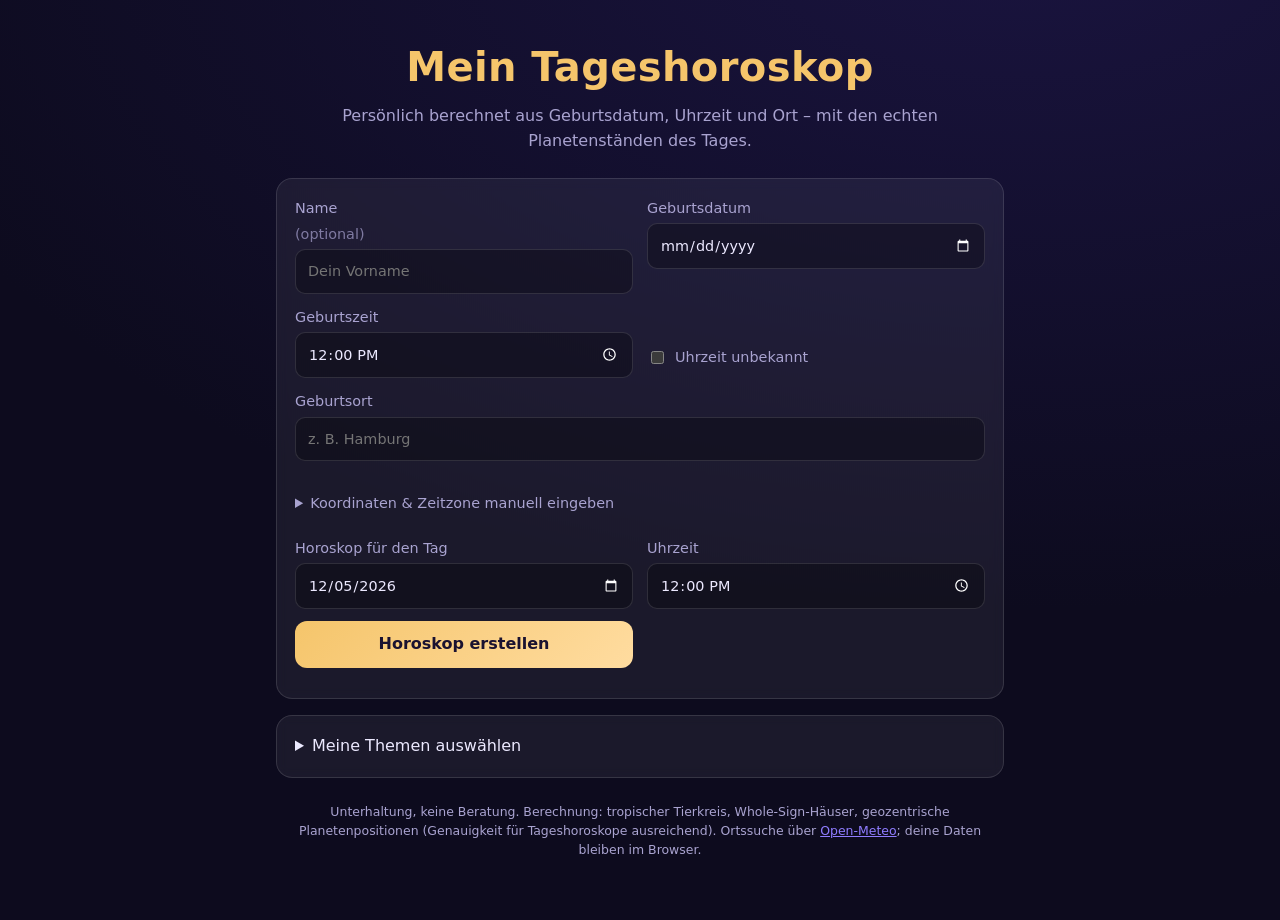
<file: index.html>
<!doctype html>
<html lang="de">
<head>
  <meta charset="utf-8">
  <meta name="viewport" content="width=device-width, initial-scale=1">
  <meta name="color-scheme" content="dark">
  <title>Mein Tageshoroskop</title>
  <link rel="stylesheet" href="css/style.css">
</head>
<body>
  <main>
    <header class="hero">
      <h1>Mein Tageshoroskop</h1>
      <p>Persönlich berechnet aus Geburtsdatum, Uhrzeit und Ort – mit den echten Planetenständen des Tages.</p>
    </header>

    <form id="form" class="card" autocomplete="off">
      <div class="grid">
        <label>Name <span class="opt">(optional)</span>
          <input id="name" type="text" placeholder="Dein Vorname">
        </label>
        <label>Geburtsdatum
          <input id="date" type="date" required min="1900-01-01">
        </label>
        <label>Geburtszeit
          <input id="time" type="time" value="12:00">
        </label>
        <label class="check"><input id="unknownTime" type="checkbox"> Uhrzeit unbekannt</label>
        <label class="wide">Geburtsort
          <div class="place">
            <input id="place" type="text" placeholder="z. B. Hamburg" required>
            <ul id="suggestions" class="suggestions" hidden></ul>
          </div>
          <span id="placeInfo" class="hint"></span>
        </label>
      </div>

      <details class="advanced">
        <summary>Koordinaten &amp; Zeitzone manuell eingeben</summary>
        <div class="grid">
          <label>Breitengrad (N+)<input id="lat" type="number" step="any" min="-90" max="90"></label>
          <label>Längengrad (O+)<input id="lon" type="number" step="any" min="-180" max="180"></label>
          <label class="wide">Zeitzone (IANA)<input id="tz" type="text" placeholder="Europe/Berlin"></label>
        </div>
      </details>

      <div class="grid">
        <label>Horoskop für den Tag
          <input id="forDate" type="date">
        </label>
        <label>Uhrzeit
          <input id="forTime" type="time" value="12:00">
        </label>
        <button type="submit" class="primary">Horoskop erstellen</button>
      </div>
      <p id="error" class="error" role="alert" hidden></p>
    </form>

    <details class="card themen-setup" id="themenSetup">
      <summary>Meine Themen auswählen</summary>
      <p class="hint">Unter dem Tagestext erscheint dann eine Zeile zu jedem Thema. Die Auswahl bleibt in deinem Browser.</p>
      <label class="check"><input id="thKi" type="checkbox"> KI (Bezugsdatum: Start von ChatGPT, 30.11.2022)</label>
      <label class="check"><input id="thKind" type="checkbox"> Mein Kind</label>
      <div class="grid">
        <label>Name<input id="thKindName" type="text" placeholder="Vorname"></label>
        <label>Geburtstag<input id="thKindDate" type="date"></label>
      </div>
    </details>

    <section id="result" hidden>
      <article class="card day">
        <p class="eyebrow" id="dayLabel"></p>
        <h2 id="headline"></h2>
        <div id="story" class="story"></div>
        <p id="moonLine" class="moon"></p>
        <p id="notes" class="notes"></p>
        <p class="advice"><strong>Rat des Tages:</strong> <span id="advice"></span></p>
      </article>

      <article id="themenCard" class="card" hidden>
        <h3>Meine Themen</h3>
        <ul id="themenLines" class="profile"></ul>
        <p id="themenNote" class="hint"></p>
      </article>

      <div id="areas" class="areas"></div>

      <details class="card expert">
        <summary>Fachliche Grundlagen (Aspekte, Rad, Astro-Begriffe)</summary>
        <p id="overview" class="overview"></p>
        <p id="intro"></p>
        <h3>Die wichtigsten Konstellationen</h3>
        <ul id="aspects" class="aspects"></ul>
        <h3>Dein Himmel zur gewählten Zeit</h3>
        <div id="wheel" class="wheel"></div>
        <p class="hint">Innen: Geburtshoroskop · Außen (farbig): Planeten zur gewählten Zeit.</p>
      </details>

      <article class="card">
        <h3>Dein Geburtshoroskop</h3>
        <ul id="profile" class="profile"></ul>
        <h4>Grundspannungen deines Horoskops</h4>
        <ul id="natalAspects" class="aspects"></ul>
        <table id="planetTable" class="planets"></table>
      </article>
    </section>

    <footer>
      <p>Unterhaltung, keine Beratung. Berechnung: tropischer Tierkreis, Whole-Sign-Häuser, geozentrische Planetenpositionen (Genauigkeit für Tageshoroskope ausreichend).
        Ortssuche über <a href="https://open-meteo.com/en/docs/geocoding-api" target="_blank" rel="noopener">Open-Meteo</a>; deine Daten bleiben im Browser.</p>
    </footer>
  </main>

  <script src="js/astro.js"></script>
  <script src="js/themes.js"></script>
  <script src="js/feinheit.js"></script>
  <script src="js/verflechtung.js"></script>
  <script src="js/fragen.js"></script>
  <script src="js/themen.js"></script>
  <script src="js/interpret.js"></script>
  <script src="js/app.js"></script>
</body>
</html>
</file>
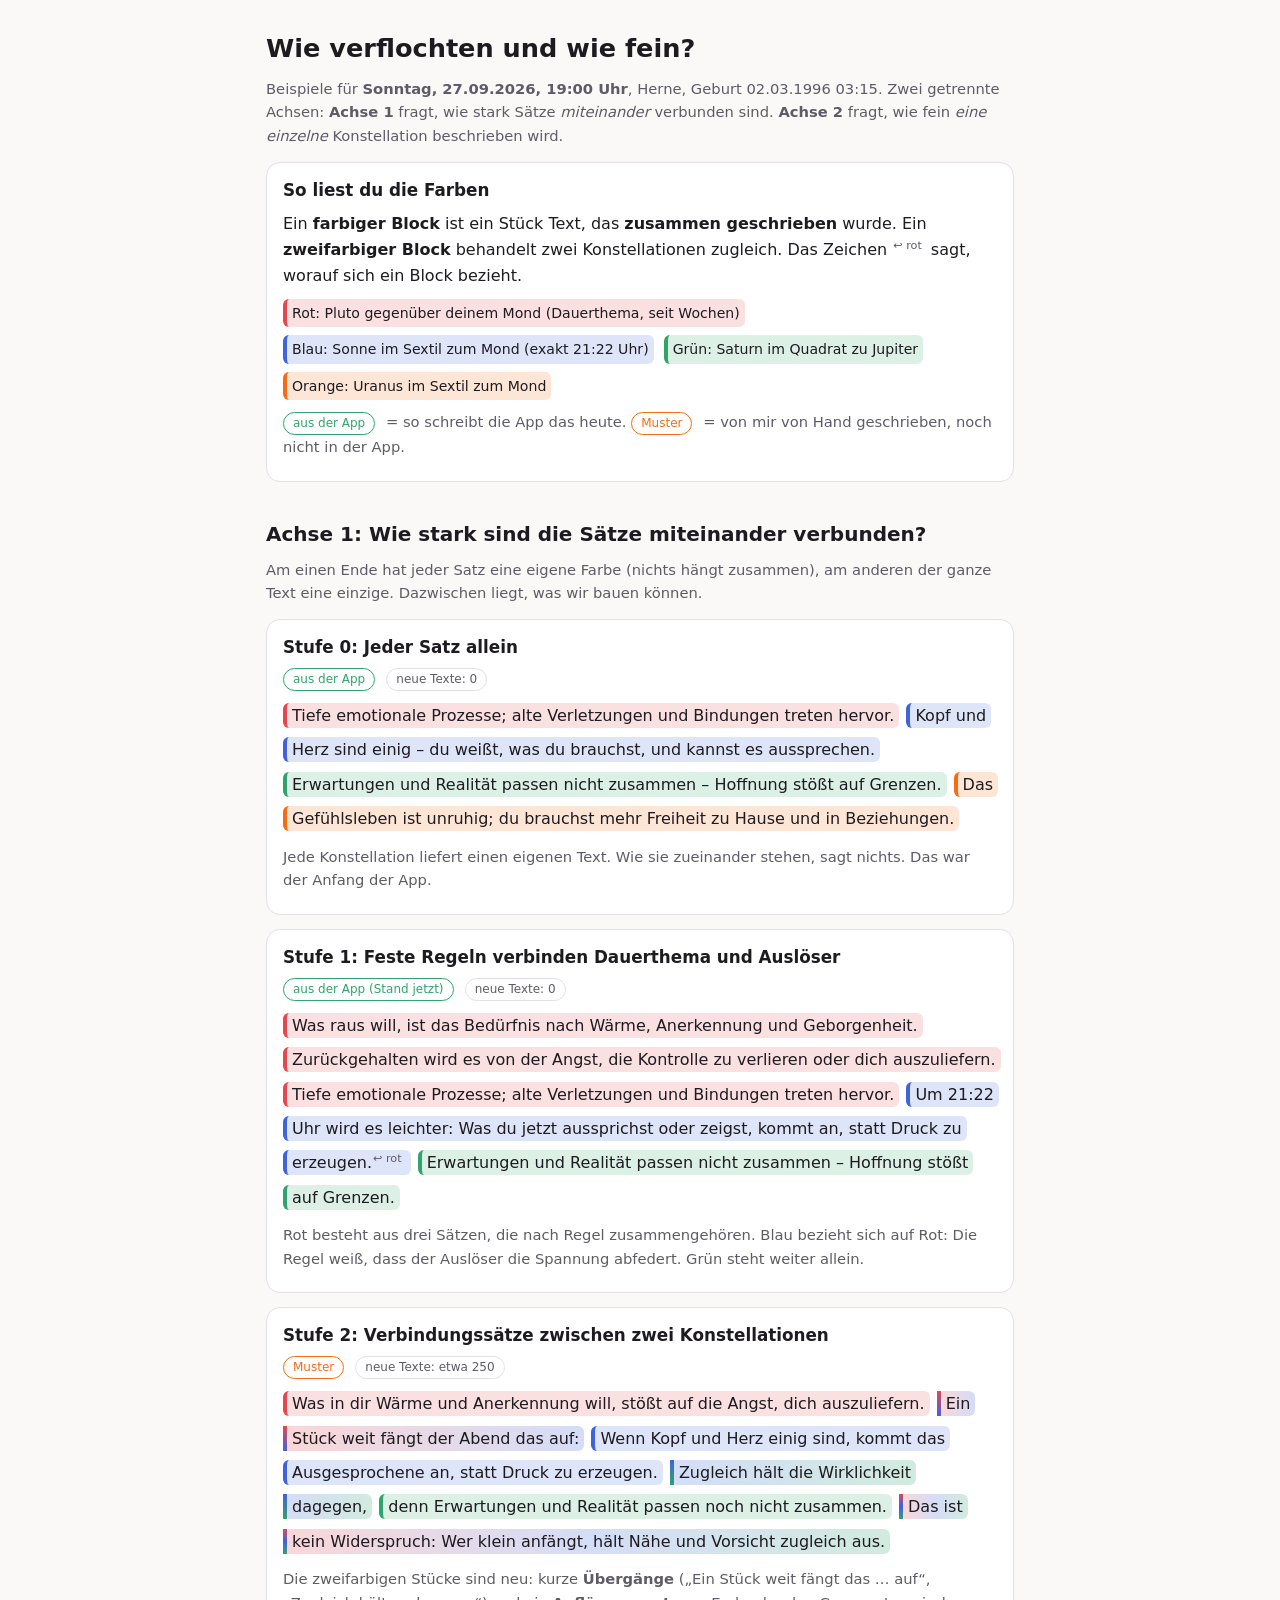
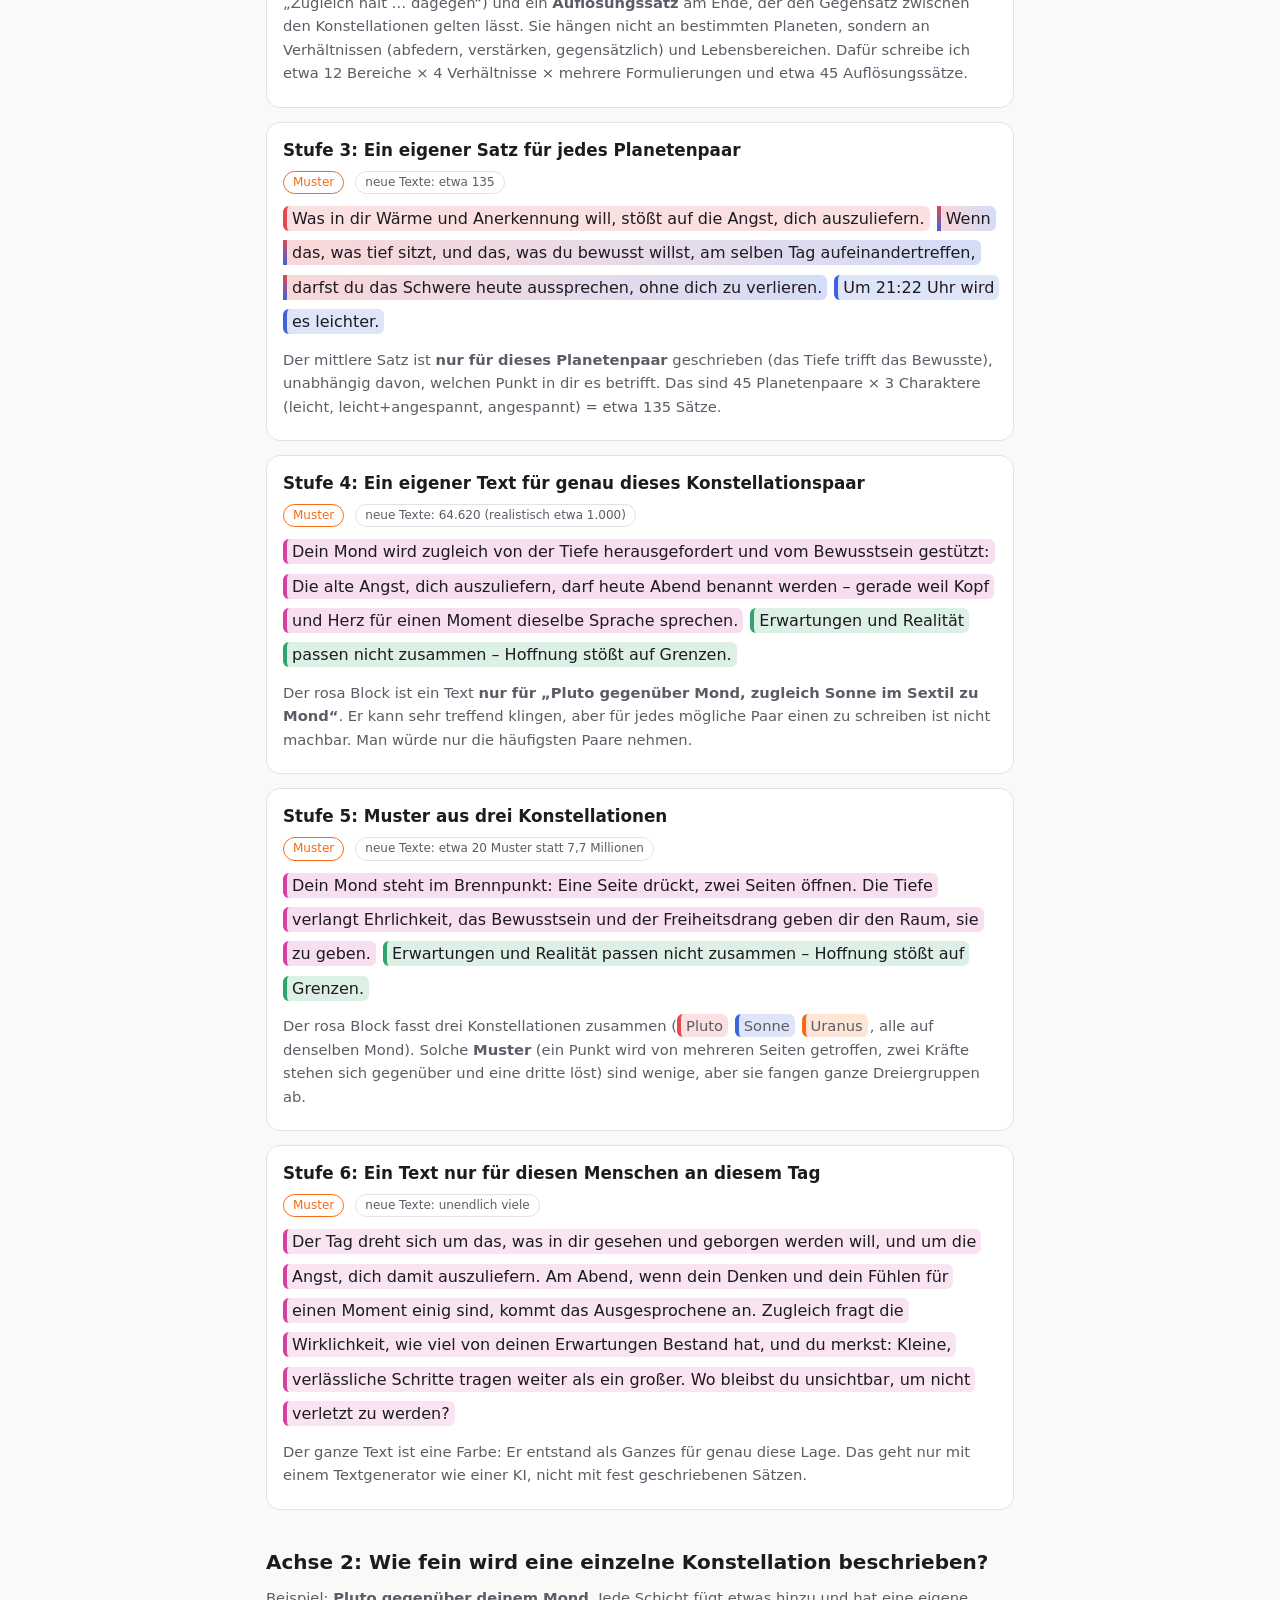
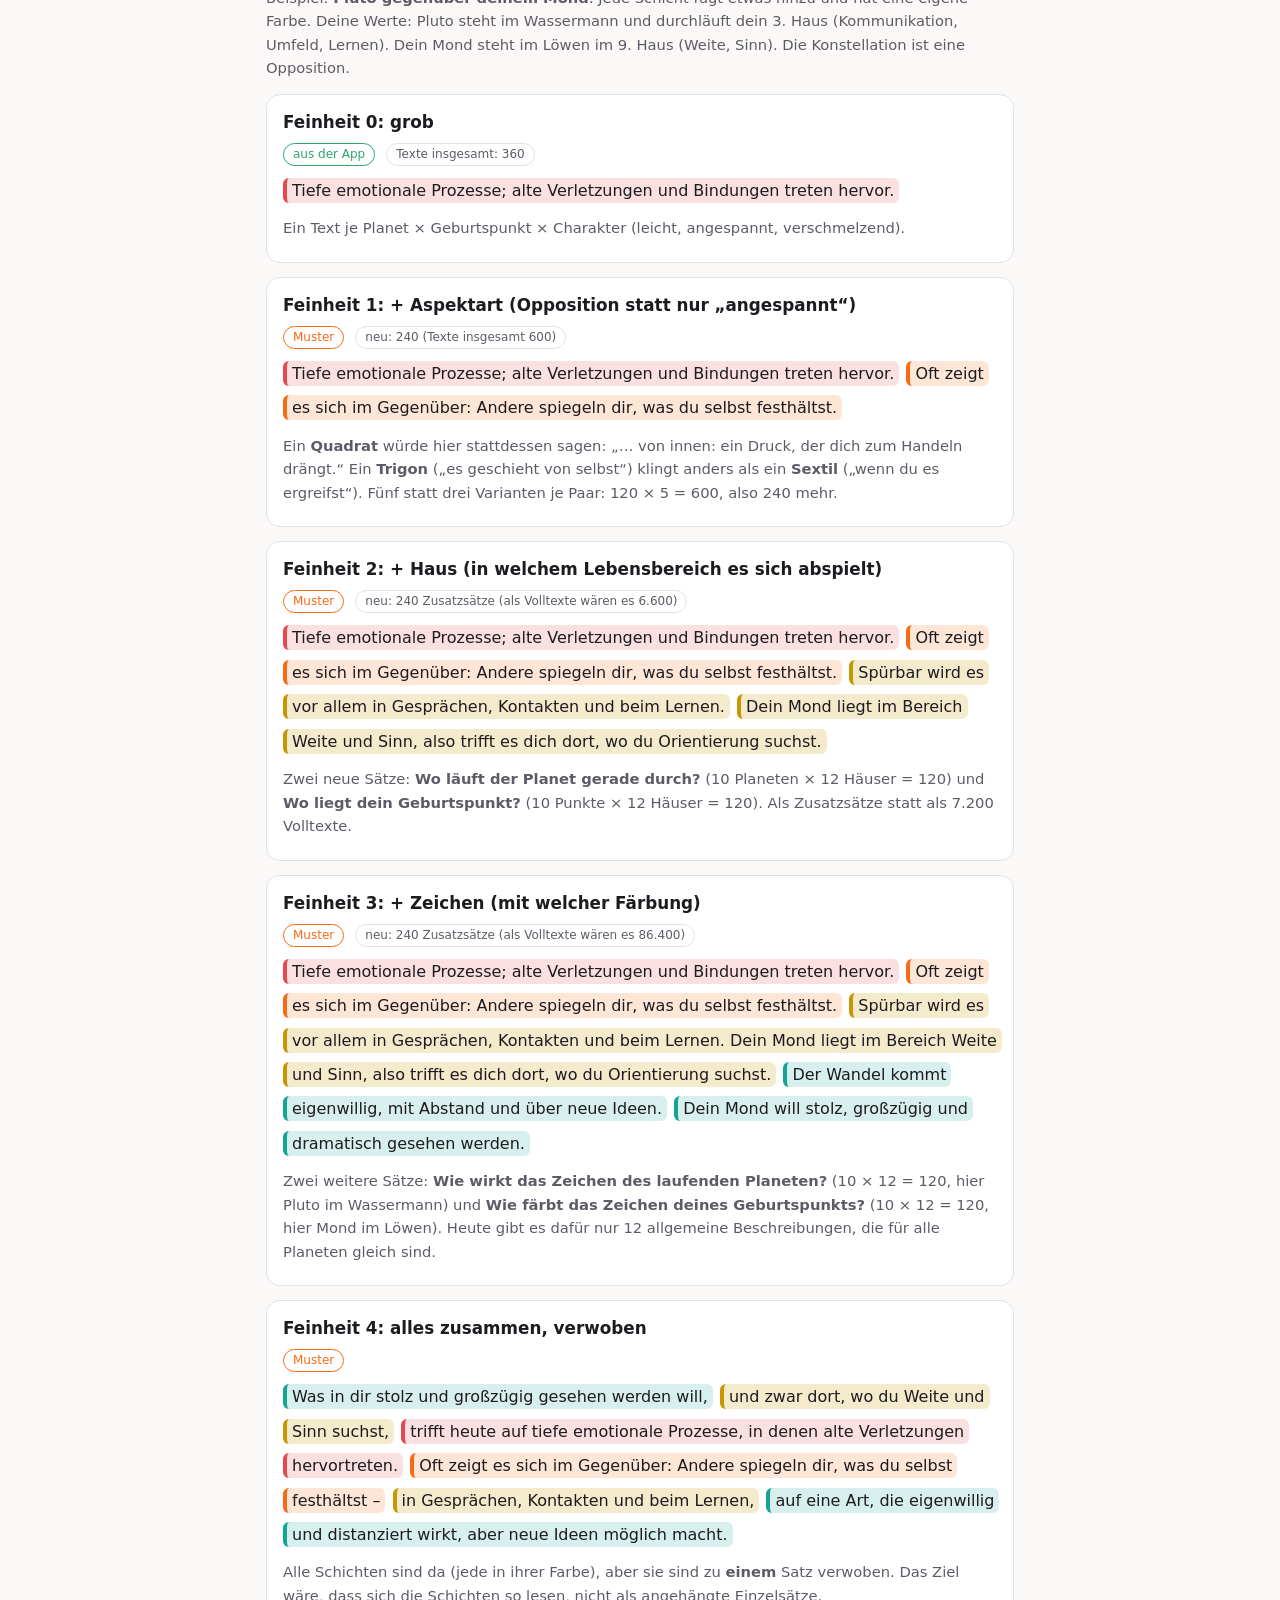
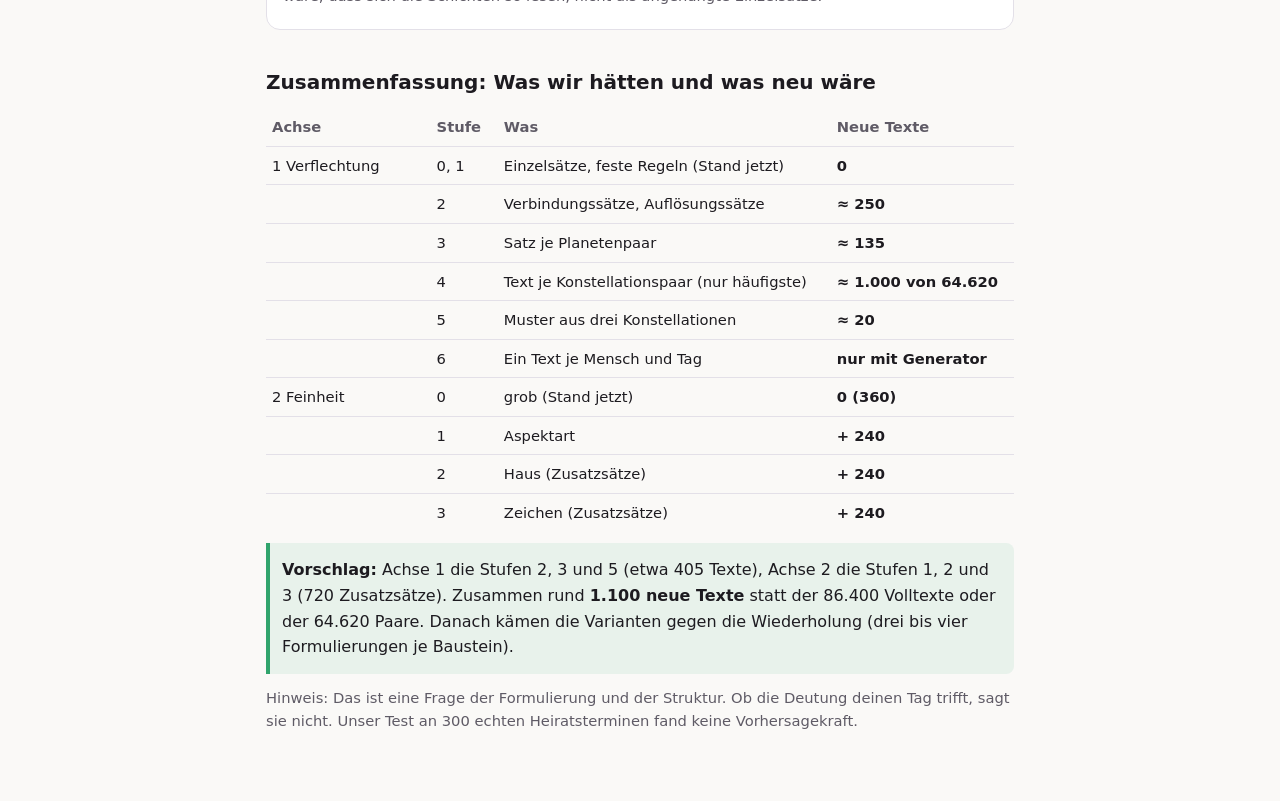
<file: docs/kombinationsstufen.html>
<!doctype html>
<html lang="de">
<head>
<meta charset="utf-8">
<meta name="viewport" content="width=device-width, initial-scale=1">
<title>Stufen der Verflechtung und Feinheit</title>
<style>
  :root {
    color-scheme: light dark;
    --bg: #faf9f7; --fg: #1d1b20; --muted: #5f5b66; --card: #ffffff; --line: #e3e0e8;
    --rot: 229 72 77; --blau: 62 99 221; --gruen: 48 164 108; --orange: 247 107 21; --lila: 142 78 198; --tuerkis: 18 165 148; --rosa: 214 64 159; --gelb: 200 150 0;
  }
  @media (prefers-color-scheme: dark) {
    :root { --bg: #131217; --fg: #ece9f2; --muted: #a9a4b5; --card: #1c1a22; --line: #34303d;
      --rot: 255 110 115; --blau: 122 150 255; --gruen: 82 205 148; --orange: 255 146 78; --lila: 190 130 245; --tuerkis: 64 210 190; --rosa: 255 120 200; --gelb: 240 200 60; }
  }
  * { box-sizing: border-box; }
  body { margin: 0; background: var(--bg); color: var(--fg); font: 16px/1.6 system-ui, -apple-system, "Segoe UI", Roboto, sans-serif; }
  main { max-width: 780px; margin: 0 auto; padding: 20px 16px 60px; }
  h1 { font-size: 1.6rem; margin: 8px 0 4px; }
  h2 { font-size: 1.25rem; margin: 36px 0 8px; }
  h3 { font-size: 1.05rem; margin: 0 0 4px; }
  p { margin: 8px 0; }
  .muted { color: var(--muted); font-size: .92rem; }
  .card { background: var(--card); border: 1px solid var(--line); border-radius: 14px; padding: 14px 16px; margin: 14px 0; }
  .tag { display: inline-block; font-size: .75rem; padding: 1px 9px; border-radius: 999px; border: 1px solid var(--line); color: var(--muted); margin-right: 6px; }
  .tag.echt { border-color: rgb(var(--gruen)); color: rgb(var(--gruen)); }
  .tag.muster { border-color: rgb(var(--orange)); color: rgb(var(--orange)); }
  .text { line-height: 2.15; }
  .b { padding: 3px 5px; border-radius: 6px; border-left: 4px solid; margin-right: 2px; box-decoration-break: clone; -webkit-box-decoration-break: clone; }
  .rot { background: rgb(var(--rot) / .17); border-color: rgb(var(--rot)); }
  .blau { background: rgb(var(--blau) / .17); border-color: rgb(var(--blau)); }
  .gruen { background: rgb(var(--gruen) / .17); border-color: rgb(var(--gruen)); }
  .orange { background: rgb(var(--orange) / .17); border-color: rgb(var(--orange)); }
  .lila { background: rgb(var(--lila) / .17); border-color: rgb(var(--lila)); }
  .tuerkis { background: rgb(var(--tuerkis) / .17); border-color: rgb(var(--tuerkis)); }
  .rosa { background: rgb(var(--rosa) / .17); border-color: rgb(var(--rosa)); }
  .gelb { background: rgb(var(--gelb) / .2); border-color: rgb(var(--gelb)); }
  .rotblau { background: linear-gradient(90deg, rgb(var(--rot) / .22), rgb(var(--blau) / .22)); border-image: linear-gradient(180deg, rgb(var(--rot)), rgb(var(--blau))) 1; border-left: 4px solid; }
  .blaugruen { background: linear-gradient(90deg, rgb(var(--blau) / .22), rgb(var(--gruen) / .22)); border-image: linear-gradient(180deg, rgb(var(--blau)), rgb(var(--gruen))) 1; border-left: 4px solid; }
  .rotblaugruen { background: linear-gradient(90deg, rgb(var(--rot) / .22), rgb(var(--blau) / .22), rgb(var(--gruen) / .22)); border-image: linear-gradient(180deg, rgb(var(--rot)), rgb(var(--blau)), rgb(var(--gruen))) 1; border-left: 4px solid; }
  .alles { background: rgb(var(--rosa) / .14); border-color: rgb(var(--rosa)); }
  sup.ref { font-size: .7rem; color: var(--muted); margin: 0 4px 0 1px; }
  .key { display: flex; flex-wrap: wrap; gap: 8px; margin: 10px 0; }
  .key span { font-size: .88rem; }
  table { width: 100%; border-collapse: collapse; font-size: .92rem; margin: 10px 0; }
  th, td { text-align: left; padding: 7px 6px; border-top: 1px solid var(--line); vertical-align: top; }
  th { color: var(--muted); font-weight: 600; border-top: 0; }
  .neu { font-weight: 600; min-width: 5.5em; }
  table { table-layout: auto; word-break: break-word; }
  th:nth-child(1), td:nth-child(1) { width: 22%; }
  th:nth-child(2), td:nth-child(2) { width: 9%; }
  .box { border-left: 4px solid rgb(var(--gruen)); padding: 6px 12px; background: rgb(var(--gruen) / .09); border-radius: 0 8px 8px 0; margin: 12px 0; }
</style>
</head>
<body>
<main>
  <h1>Wie verflochten und wie fein?</h1>
  <p class="muted">Beispiele für <strong>Sonntag, 27.09.2026, 19:00 Uhr</strong>, Herne, Geburt 02.03.1996 03:15. Zwei getrennte Achsen: <strong>Achse 1</strong> fragt, wie stark Sätze <em>miteinander</em> verbunden sind. <strong>Achse 2</strong> fragt, wie fein <em>eine einzelne</em> Konstellation beschrieben wird.</p>

  <div class="card">
    <h3>So liest du die Farben</h3>
    <p>Ein <strong>farbiger Block</strong> ist ein Stück Text, das <strong>zusammen geschrieben</strong> wurde. Ein <strong>zweifarbiger Block</strong> behandelt zwei Konstellationen zugleich. Das Zeichen <sup class="ref">↩ rot</sup> sagt, worauf sich ein Block bezieht.</p>
    <div class="key">
      <span class="b rot">Rot: Pluto gegenüber deinem Mond (Dauerthema, seit Wochen)</span>
      <span class="b blau">Blau: Sonne im Sextil zum Mond (exakt 21:22 Uhr)</span>
      <span class="b gruen">Grün: Saturn im Quadrat zu Jupiter</span>
      <span class="b orange">Orange: Uranus im Sextil zum Mond</span>
    </div>
    <p class="muted"><span class="tag echt">aus der App</span> = so schreibt die App das heute. <span class="tag muster">Muster</span> = von mir von Hand geschrieben, noch nicht in der App.</p>
  </div>

  <h2>Achse 1: Wie stark sind die Sätze miteinander verbunden?</h2>
  <p class="muted">Am einen Ende hat jeder Satz eine eigene Farbe (nichts hängt zusammen), am anderen der ganze Text eine einzige. Dazwischen liegt, was wir bauen können.</p>

  <div class="card">
    <h3>Stufe 0: Jeder Satz allein</h3>
    <span class="tag echt">aus der App</span> <span class="tag">neue Texte: 0</span>
    <p class="text"><span class="b rot">Tiefe emotionale Prozesse; alte Verletzungen und Bindungen treten hervor.</span> <span class="b blau">Kopf und Herz sind einig – du weißt, was du brauchst, und kannst es aussprechen.</span> <span class="b gruen">Erwartungen und Realität passen nicht zusammen – Hoffnung stößt auf Grenzen.</span> <span class="b orange">Das Gefühlsleben ist unruhig; du brauchst mehr Freiheit zu Hause und in Beziehungen.</span></p>
    <p class="muted">Jede Konstellation liefert einen eigenen Text. Wie sie zueinander stehen, sagt nichts. Das war der Anfang der App.</p>
  </div>

  <div class="card">
    <h3>Stufe 1: Feste Regeln verbinden Dauerthema und Auslöser</h3>
    <span class="tag echt">aus der App (Stand jetzt)</span> <span class="tag">neue Texte: 0</span>
    <p class="text"><span class="b rot">Was raus will, ist das Bedürfnis nach Wärme, Anerkennung und Geborgenheit. Zurückgehalten wird es von der Angst, die Kontrolle zu verlieren oder dich auszuliefern. Tiefe emotionale Prozesse; alte Verletzungen und Bindungen treten hervor.</span> <span class="b blau">Um 21:22 Uhr wird es leichter: Was du jetzt aussprichst oder zeigst, kommt an, statt Druck zu erzeugen.<sup class="ref">↩ rot</sup></span> <span class="b gruen">Erwartungen und Realität passen nicht zusammen – Hoffnung stößt auf Grenzen.</span></p>
    <p class="muted">Rot besteht aus drei Sätzen, die nach Regel zusammengehören. Blau bezieht sich auf Rot: Die Regel weiß, dass der Auslöser die Spannung abfedert. Grün steht weiter allein.</p>
  </div>

  <div class="card">
    <h3>Stufe 2: Verbindungssätze zwischen zwei Konstellationen</h3>
    <span class="tag muster">Muster</span> <span class="tag">neue Texte: etwa 250</span>
    <p class="text"><span class="b rot">Was in dir Wärme und Anerkennung will, stößt auf die Angst, dich auszuliefern.</span> <span class="b rotblau">Ein Stück weit fängt der Abend das auf:</span> <span class="b blau">Wenn Kopf und Herz einig sind, kommt das Ausgesprochene an, statt Druck zu erzeugen.</span> <span class="b blaugruen">Zugleich hält die Wirklichkeit dagegen,</span> <span class="b gruen">denn Erwartungen und Realität passen noch nicht zusammen.</span> <span class="b rotblaugruen">Das ist kein Widerspruch: Wer klein anfängt, hält Nähe und Vorsicht zugleich aus.</span></p>
    <p class="muted">Die zweifarbigen Stücke sind neu: kurze <strong>Übergänge</strong> („Ein Stück weit fängt das … auf“, „Zugleich hält … dagegen“) und ein <strong>Auflösungssatz</strong> am Ende, der den Gegensatz zwischen den Konstellationen gelten lässt. Sie hängen nicht an bestimmten Planeten, sondern an Verhältnissen (abfedern, verstärken, gegensätzlich) und Lebensbereichen. Dafür schreibe ich etwa 12 Bereiche × 4 Verhältnisse × mehrere Formulierungen und etwa 45 Auflösungssätze.</p>
  </div>

  <div class="card">
    <h3>Stufe 3: Ein eigener Satz für jedes Planetenpaar</h3>
    <span class="tag muster">Muster</span> <span class="tag">neue Texte: etwa 135</span>
    <p class="text"><span class="b rot">Was in dir Wärme und Anerkennung will, stößt auf die Angst, dich auszuliefern.</span> <span class="b rotblau">Wenn das, was tief sitzt, und das, was du bewusst willst, am selben Tag aufeinandertreffen, darfst du das Schwere heute aussprechen, ohne dich zu verlieren.</span> <span class="b blau">Um 21:22 Uhr wird es leichter.</span></p>
    <p class="muted">Der mittlere Satz ist <strong>nur für dieses Planetenpaar</strong> geschrieben (das Tiefe trifft das Bewusste), unabhängig davon, welchen Punkt in dir es betrifft. Das sind 45 Planetenpaare × 3 Charaktere (leicht, leicht+angespannt, angespannt) = etwa 135 Sätze.</p>
  </div>

  <div class="card">
    <h3>Stufe 4: Ein eigener Text für genau dieses Konstellationspaar</h3>
    <span class="tag muster">Muster</span> <span class="tag">neue Texte: 64.620 (realistisch etwa 1.000)</span>
    <p class="text"><span class="b rosa">Dein Mond wird zugleich von der Tiefe herausgefordert und vom Bewusstsein gestützt: Die alte Angst, dich auszuliefern, darf heute Abend benannt werden – gerade weil Kopf und Herz für einen Moment dieselbe Sprache sprechen.</span> <span class="b gruen">Erwartungen und Realität passen nicht zusammen – Hoffnung stößt auf Grenzen.</span></p>
    <p class="muted">Der rosa Block ist ein Text <strong>nur für „Pluto gegenüber Mond, zugleich Sonne im Sextil zu Mond“</strong>. Er kann sehr treffend klingen, aber für jedes mögliche Paar einen zu schreiben ist nicht machbar. Man würde nur die häufigsten Paare nehmen.</p>
  </div>

  <div class="card">
    <h3>Stufe 5: Muster aus drei Konstellationen</h3>
    <span class="tag muster">Muster</span> <span class="tag">neue Texte: etwa 20 Muster statt 7,7 Millionen</span>
    <p class="text"><span class="b rosa">Dein Mond steht im Brennpunkt: Eine Seite drückt, zwei Seiten öffnen. Die Tiefe verlangt Ehrlichkeit, das Bewusstsein und der Freiheitsdrang geben dir den Raum, sie zu geben.</span> <span class="b gruen">Erwartungen und Realität passen nicht zusammen – Hoffnung stößt auf Grenzen.</span></p>
    <p class="muted">Der rosa Block fasst drei Konstellationen zusammen (<span class="b rot">Pluto</span> <span class="b blau">Sonne</span> <span class="b orange">Uranus</span>, alle auf denselben Mond). Solche <strong>Muster</strong> (ein Punkt wird von mehreren Seiten getroffen, zwei Kräfte stehen sich gegenüber und eine dritte löst) sind wenige, aber sie fangen ganze Dreiergruppen ab.</p>
  </div>

  <div class="card">
    <h3>Stufe 6: Ein Text nur für diesen Menschen an diesem Tag</h3>
    <span class="tag muster">Muster</span> <span class="tag">neue Texte: unendlich viele</span>
    <p class="text"><span class="b alles">Der Tag dreht sich um das, was in dir gesehen und geborgen werden will, und um die Angst, dich damit auszuliefern. Am Abend, wenn dein Denken und dein Fühlen für einen Moment einig sind, kommt das Ausgesprochene an. Zugleich fragt die Wirklichkeit, wie viel von deinen Erwartungen Bestand hat, und du merkst: Kleine, verlässliche Schritte tragen weiter als ein großer. Wo bleibst du unsichtbar, um nicht verletzt zu werden?</span></p>
    <p class="muted">Der ganze Text ist eine Farbe: Er entstand als Ganzes für genau diese Lage. Das geht nur mit einem Textgenerator wie einer KI, nicht mit fest geschriebenen Sätzen.</p>
  </div>

  <h2>Achse 2: Wie fein wird eine einzelne Konstellation beschrieben?</h2>
  <p class="muted">Beispiel: <strong>Pluto gegenüber deinem Mond</strong>. Jede Schicht fügt etwas hinzu und hat eine eigene Farbe. Deine Werte: Pluto steht im Wassermann und durchläuft dein 3. Haus (Kommunikation, Umfeld, Lernen). Dein Mond steht im Löwen im 9. Haus (Weite, Sinn). Die Konstellation ist eine Opposition.</p>

  <div class="card">
    <h3>Feinheit 0: grob</h3>
    <span class="tag echt">aus der App</span> <span class="tag">Texte insgesamt: 360</span>
    <p class="text"><span class="b rot">Tiefe emotionale Prozesse; alte Verletzungen und Bindungen treten hervor.</span></p>
    <p class="muted">Ein Text je Planet × Geburtspunkt × Charakter (leicht, angespannt, verschmelzend).</p>
  </div>

  <div class="card">
    <h3>Feinheit 1: + Aspektart (Opposition statt nur „angespannt“)</h3>
    <span class="tag muster">Muster</span> <span class="tag">neu: 240 (Texte insgesamt 600)</span>
    <p class="text"><span class="b rot">Tiefe emotionale Prozesse; alte Verletzungen und Bindungen treten hervor.</span> <span class="b orange">Oft zeigt es sich im Gegenüber: Andere spiegeln dir, was du selbst festhältst.</span></p>
    <p class="muted">Ein <strong>Quadrat</strong> würde hier stattdessen sagen: „… von innen: ein Druck, der dich zum Handeln drängt.“ Ein <strong>Trigon</strong> („es geschieht von selbst“) klingt anders als ein <strong>Sextil</strong> („wenn du es ergreifst“). Fünf statt drei Varianten je Paar: 120 × 5 = 600, also 240 mehr.</p>
  </div>

  <div class="card">
    <h3>Feinheit 2: + Haus (in welchem Lebensbereich es sich abspielt)</h3>
    <span class="tag muster">Muster</span> <span class="tag">neu: 240 Zusatzsätze (als Volltexte wären es 6.600)</span>
    <p class="text"><span class="b rot">Tiefe emotionale Prozesse; alte Verletzungen und Bindungen treten hervor.</span> <span class="b orange">Oft zeigt es sich im Gegenüber: Andere spiegeln dir, was du selbst festhältst.</span> <span class="b gelb">Spürbar wird es vor allem in Gesprächen, Kontakten und beim Lernen.</span> <span class="b gelb">Dein Mond liegt im Bereich Weite und Sinn, also trifft es dich dort, wo du Orientierung suchst.</span></p>
    <p class="muted">Zwei neue Sätze: <strong>Wo läuft der Planet gerade durch?</strong> (10 Planeten × 12 Häuser = 120) und <strong>Wo liegt dein Geburtspunkt?</strong> (10 Punkte × 12 Häuser = 120). Als Zusatzsätze statt als 7.200 Volltexte.</p>
  </div>

  <div class="card">
    <h3>Feinheit 3: + Zeichen (mit welcher Färbung)</h3>
    <span class="tag muster">Muster</span> <span class="tag">neu: 240 Zusatzsätze (als Volltexte wären es 86.400)</span>
    <p class="text"><span class="b rot">Tiefe emotionale Prozesse; alte Verletzungen und Bindungen treten hervor.</span> <span class="b orange">Oft zeigt es sich im Gegenüber: Andere spiegeln dir, was du selbst festhältst.</span> <span class="b gelb">Spürbar wird es vor allem in Gesprächen, Kontakten und beim Lernen. Dein Mond liegt im Bereich Weite und Sinn, also trifft es dich dort, wo du Orientierung suchst.</span> <span class="b tuerkis">Der Wandel kommt eigenwillig, mit Abstand und über neue Ideen.</span> <span class="b tuerkis">Dein Mond will stolz, großzügig und dramatisch gesehen werden.</span></p>
    <p class="muted">Zwei weitere Sätze: <strong>Wie wirkt das Zeichen des laufenden Planeten?</strong> (10 × 12 = 120, hier Pluto im Wassermann) und <strong>Wie färbt das Zeichen deines Geburtspunkts?</strong> (10 × 12 = 120, hier Mond im Löwen). Heute gibt es dafür nur 12 allgemeine Beschreibungen, die für alle Planeten gleich sind.</p>
  </div>

  <div class="card">
    <h3>Feinheit 4: alles zusammen, verwoben</h3>
    <span class="tag muster">Muster</span>
    <p class="text"><span class="b tuerkis">Was in dir stolz und großzügig gesehen werden will,</span> <span class="b gelb">und zwar dort, wo du Weite und Sinn suchst,</span> <span class="b rot">trifft heute auf tiefe emotionale Prozesse, in denen alte Verletzungen hervortreten.</span> <span class="b orange">Oft zeigt es sich im Gegenüber: Andere spiegeln dir, was du selbst festhältst –</span> <span class="b gelb">in Gesprächen, Kontakten und beim Lernen,</span> <span class="b tuerkis">auf eine Art, die eigenwillig und distanziert wirkt, aber neue Ideen möglich macht.</span></p>
    <p class="muted">Alle Schichten sind da (jede in ihrer Farbe), aber sie sind zu <strong>einem</strong> Satz verwoben. Das Ziel wäre, dass sich die Schichten so lesen, nicht als angehängte Einzelsätze.</p>
  </div>

  <h2>Zusammenfassung: Was wir hätten und was neu wäre</h2>
  <table>
    <tr><th>Achse</th><th>Stufe</th><th>Was</th><th class="neu">Neue Texte</th></tr>
    <tr><td>1 Verflechtung</td><td>0, 1</td><td>Einzelsätze, feste Regeln (Stand jetzt)</td><td class="neu">0</td></tr>
    <tr><td></td><td>2</td><td>Verbindungssätze, Auflösungssätze</td><td class="neu">≈ 250</td></tr>
    <tr><td></td><td>3</td><td>Satz je Planetenpaar</td><td class="neu">≈ 135</td></tr>
    <tr><td></td><td>4</td><td>Text je Konstellationspaar (nur häufigste)</td><td class="neu">≈ 1.000 von 64.620</td></tr>
    <tr><td></td><td>5</td><td>Muster aus drei Konstellationen</td><td class="neu">≈ 20</td></tr>
    <tr><td></td><td>6</td><td>Ein Text je Mensch und Tag</td><td class="neu">nur mit Generator</td></tr>
    <tr><td>2 Feinheit</td><td>0</td><td>grob (Stand jetzt)</td><td class="neu">0 (360)</td></tr>
    <tr><td></td><td>1</td><td>Aspektart</td><td class="neu">+ 240</td></tr>
    <tr><td></td><td>2</td><td>Haus (Zusatzsätze)</td><td class="neu">+ 240</td></tr>
    <tr><td></td><td>3</td><td>Zeichen (Zusatzsätze)</td><td class="neu">+ 240</td></tr>
  </table>
  <div class="box">
    <p><strong>Vorschlag:</strong> Achse 1 die Stufen 2, 3 und 5 (etwa 405 Texte), Achse 2 die Stufen 1, 2 und 3 (720 Zusatzsätze). Zusammen rund <strong>1.100 neue Texte</strong> statt der 86.400 Volltexte oder der 64.620 Paare. Danach kämen die Varianten gegen die Wiederholung (drei bis vier Formulierungen je Baustein).</p>
  </div>
  <p class="muted">Hinweis: Das ist eine Frage der Formulierung und der Struktur. Ob die Deutung deinen Tag trifft, sagt sie nicht. Unser Test an 300 echten Heiratsterminen fand keine Vorhersagekraft.</p>
</main>
</body>
</html>
</file>
<file: css/style.css>
:root {
  --bg: #0d0b1e;
  --bg2: #1a1440;
  --card: rgba(255, 255, 255, 0.06);
  --border: rgba(255, 255, 255, 0.12);
  --text: #ece9ff;
  --muted: #a9a3d0;
  --accent: #f5c56b;
  --accent2: #8f7cff;
  --good: #6fdca0;
  --bad: #ff8a8a;
}
* { box-sizing: border-box; }
html { -webkit-text-size-adjust: 100%; }
body {
  margin: 0;
  color: var(--text);
  background: radial-gradient(1200px 700px at 80% -10%, var(--bg2), transparent), var(--bg);
  background-attachment: fixed;
  font: 16px/1.55 system-ui, -apple-system, "Segoe UI", Roboto, sans-serif;
}
main { max-width: 760px; margin: 0 auto; padding: 24px 16px 48px; }
.hero { text-align: center; margin: 12px 0 24px; }
.hero h1 { margin: 0 0 6px; font-size: clamp(1.8rem, 6vw, 2.5rem); letter-spacing: .01em; color: var(--accent); }
.hero p { margin: 0; color: var(--muted); }

.card {
  background: var(--card);
  border: 1px solid var(--border);
  border-radius: 16px;
  padding: 18px;
  margin-bottom: 16px;
  backdrop-filter: blur(6px);
}
.card h3 { margin: 0 0 10px; font-size: 1.05rem; color: var(--accent); }

.grid { display: grid; grid-template-columns: 1fr 1fr; gap: 12px 14px; margin-bottom: 12px; }
.grid .wide { grid-column: 1 / -1; }
@media (max-width: 560px) { .grid { grid-template-columns: 1fr; } }
label { display: flex; flex-direction: column; gap: 4px; font-size: .9rem; color: var(--muted); }
label.check { flex-direction: row; align-items: center; gap: 8px; align-self: end; padding-bottom: 10px; }
.opt { opacity: .7; }
input[type=text], input[type=date], input[type=time], input[type=number] {
  width: 100%;
  font: inherit; color: var(--text);
  background: rgba(0, 0, 0, .28);
  border: 1px solid var(--border);
  border-radius: 10px;
  padding: 10px 12px;
  color-scheme: dark;
}
input:focus-visible, button:focus-visible, summary:focus-visible { outline: 2px solid var(--accent2); outline-offset: 2px; }
.place { position: relative; }
.suggestions {
  position: absolute; z-index: 5; left: 0; right: 0; top: calc(100% + 4px);
  margin: 0; padding: 4px; list-style: none;
  background: #1b1640; border: 1px solid var(--border); border-radius: 10px;
  box-shadow: 0 10px 30px rgba(0, 0, 0, .5);
}
.suggestions li { padding: 8px 10px; border-radius: 8px; cursor: pointer; color: var(--text); }
.suggestions li:hover, .suggestions li[aria-selected=true] { background: rgba(143, 124, 255, .3); }
.suggestions small { color: var(--muted); }
.hint { font-size: .8rem; color: var(--muted); min-height: 1.2em; }
.advanced { margin: 0 0 12px; color: var(--muted); font-size: .9rem; }
.advanced summary { cursor: pointer; margin-bottom: 10px; }
button.primary {
  align-self: end;
  font: inherit; font-weight: 600; cursor: pointer;
  color: #1a1230; background: linear-gradient(135deg, var(--accent), #ffdca0);
  border: 0; border-radius: 12px; padding: 11px 16px;
}
button.primary:disabled { opacity: .6; cursor: wait; }
.error { color: var(--bad); margin: 6px 0 0; }

.eyebrow { margin: 0; text-transform: uppercase; letter-spacing: .12em; font-size: .75rem; color: var(--muted); }
.day h2 { margin: 4px 0 8px; font-size: 1.4rem; line-height: 1.25; }
.moon { margin: 0 0 8px; color: var(--accent2); font-size: .95rem; }
.notes { color: var(--accent); font-size: .92rem; }
.advice { border-left: 3px solid var(--accent); padding-left: 12px; margin-bottom: 0; }

.areas { display: grid; grid-template-columns: repeat(3, 1fr); gap: 12px; margin-bottom: 16px; }
@media (max-width: 640px) { .areas { grid-template-columns: 1fr; } }
.areas .card { margin: 0; }
.areas h3 { display: flex; justify-content: space-between; gap: 8px; }
.stars { letter-spacing: 2px; color: var(--accent); white-space: nowrap; }
.stars .off { color: rgba(255, 255, 255, .2); }
.areas p { margin: 8px 0 0; font-size: .93rem; }
.areas .driver { color: var(--muted); font-size: .78rem; }

.aspects, .profile { list-style: none; margin: 0; padding: 0; display: grid; gap: 12px; }
.aspects li { padding-bottom: 12px; border-bottom: 1px solid var(--border); }
.aspects li:last-child { border: 0; padding-bottom: 0; }
.aspects .t { font-weight: 600; }
.aspects .meta { color: var(--muted); font-size: .8rem; margin-left: 6px; }
.tag { display: inline-block; font-size: .7rem; padding: 1px 8px; border-radius: 999px; margin-left: 6px; vertical-align: 1px; }
.tag.F { background: rgba(111, 220, 160, .18); color: var(--good); }
.tag.H { background: rgba(255, 138, 138, .18); color: var(--bad); }
.tag.V { background: rgba(143, 124, 255, .25); color: #c9c0ff; }
.aspects p { margin: 4px 0 0; font-size: .93rem; }
.aspects p.detail { color: var(--muted); font-size: .85rem; }

.wheel svg { width: 100%; height: auto; max-width: 460px; display: block; margin: 0 auto; }
.profile li b { color: var(--accent); }
.planets { width: 100%; border-collapse: collapse; margin-top: 14px; font-size: .9rem; }
.planets td, .planets th { text-align: left; padding: 5px 4px; border-top: 1px solid var(--border); }
.planets th { color: var(--muted); font-weight: 500; border-top: 0; }
footer { color: var(--muted); font-size: .78rem; text-align: center; margin-top: 24px; }
footer a { color: var(--accent2); }

.card h4 { margin: 16px 0 8px; font-size: .95rem; color: var(--muted); }
.overview { font-weight: 500; }

.story p { margin: 0 0 12px; }
.story p:first-child { font-size: 1.02rem; }
details.expert summary { cursor: pointer; color: var(--accent); font-weight: 600; }
details.expert[open] summary { margin-bottom: 12px; }
</file>
